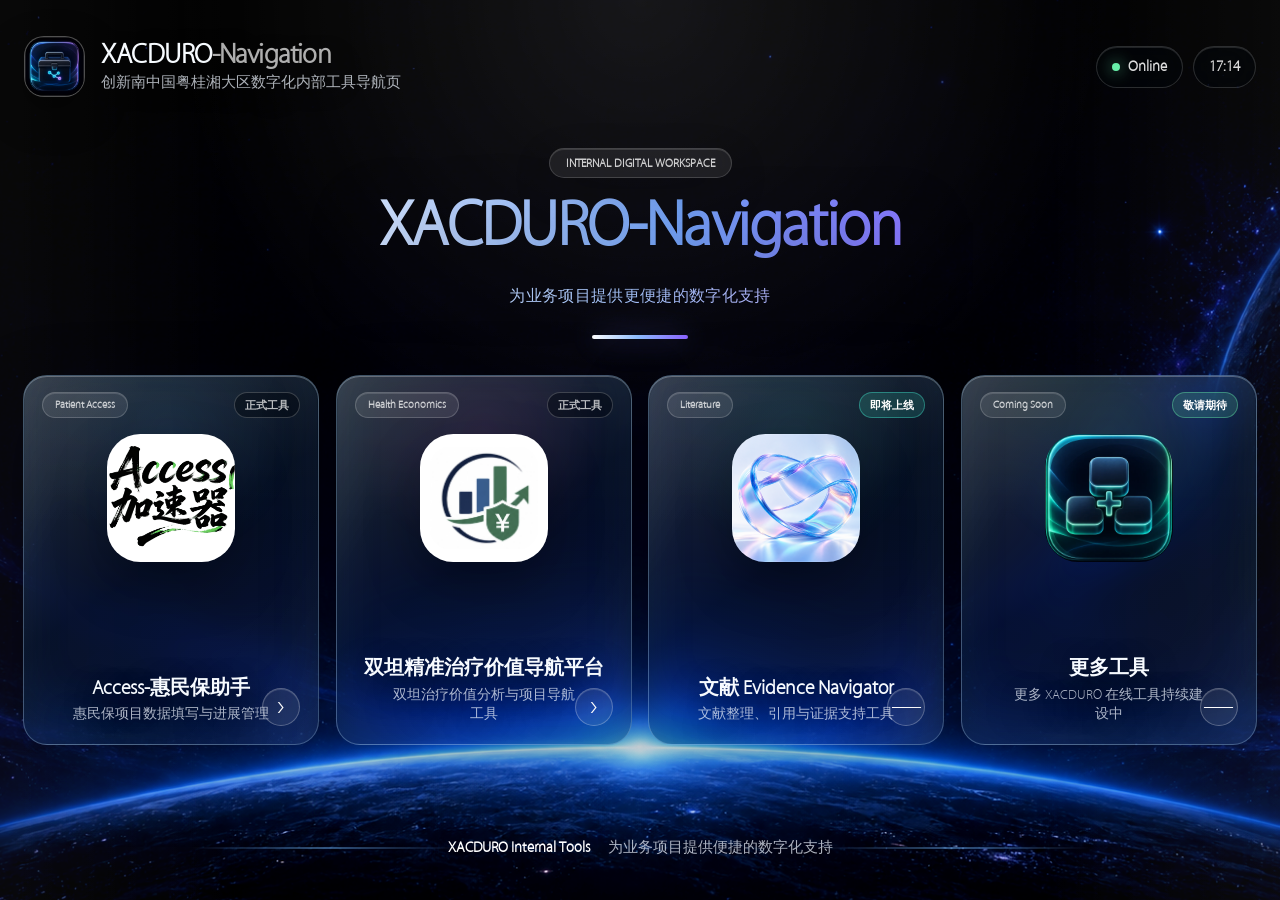
<file: index.html>
<!DOCTYPE html>
<html lang="zh-CN">
	<head>
		<meta charset="utf-8" />
		<meta http-equiv="X-UA-Compatible" content="IE=edge" />
		<meta name="renderer" content="webkit" />
		<meta name="viewport" content="width=device-width, initial-scale=1, maximum-scale=1, viewport-fit=cover" />
		<meta name="color-scheme" content="light only" />
		<link rel="icon" type="image/png" href="img/tools/xacduro-tools-logo.webp" />
		<link rel="preload" as="image" href="img/xac-navigation-space-bg.png" />
		<link rel="stylesheet" type="text/css" href="css/style.css?v=20260802-mobile-clean" />
		<title>XACDURO-Navigation｜创新南中国粤桂湘大区数字化内部工具导航页</title>
		<meta name="description" content="创新南中国粤桂湘大区数字化内部工具导航页，为业务项目提供更便捷的数字化支持。" />
		<link rel="canonical" href="https://xac-navigation.work.clover0805.top/" />
		<meta property="og:type" content="website" />
		<meta property="og:site_name" content="XACDURO-Navigation" />
		<meta property="og:title" content="XACDURO-Navigation｜创新南中国粤桂湘大区数字化内部工具导航页" />
		<meta property="og:description" content="创新南中国粤桂湘大区数字化内部工具导航页，为业务项目提供更便捷的数字化支持。" />
		<meta property="og:url" content="https://xac-navigation.work.clover0805.top/" />
		<meta property="og:image" content="https://xac-navigation.work.clover0805.top/img/share/xac-navigation-share.jpg" />
		<meta property="og:image:width" content="600" />
		<meta property="og:image:height" content="600" />
	</head>
	<body>
		<div class="ambient-backdrop" aria-hidden="true">
				<img src="img/xac-navigation-space-bg.png" alt="" />
		</div>
		<div class="page-shell">
			<header class="topbar">
				<a class="brand" href="index.html" aria-label="XACDURO-Navigation 首页">
					<span class="brand-avatar">
						<img src="img/tools/xacduro-tools-logo.webp" alt="" />
					</span>
					<span class="brand-copy">
						<span class="brand-title">XACDURO<span>-Navigation</span></span>
						<span class="brand-subtitle">创新南中国粤桂湘大区数字化内部工具导航页</span>
					</span>
				</a>

				<div class="top-actions">
					<div class="status-cluster" aria-label="工具服务状态">
						<span class="status-pill"><span class="status-dot" aria-hidden="true"></span>Online</span>
						<time class="clock-pill" id="clock-pill" datetime="">--:--</time>
					</div>
				</div>
			</header>

			<main class="main-console">
				<section class="hero" aria-labelledby="page-title">
					<p class="hero-kicker">INTERNAL DIGITAL WORKSPACE</p>
					<h1 id="page-title">XACDURO-Navigation</h1>
					<p class="hero-description">
						<span>为业务项目提供更便捷的数字化支持</span>
					</p>
					<p class="signal-line" aria-hidden="true"><span></span><i></i><span></span></p>
				</section>

				<section class="services" aria-label="公司工具入口">
					<a class="service-card tone-blue" href="https://xacduro-insurance.netlify.app" target="_blank" rel="noopener">
						<span class="service-badge">Patient Access</span>
						<span class="service-status">正式工具</span>
						<span class="service-art service-art--white"><img src="img/tools/access-insurance-logo.png" alt="Access 惠民保助手 Logo" /></span>
						<span class="service-copy">
							<strong>Access-惠民保助手</strong>
							<small>惠民保项目数据填写与进展管理</small>
						</span>
						<span class="service-arrow" aria-hidden="true">›</span>
					</a>

					<a class="service-card tone-purple" href="https://crab-tco-wechat.netlify.app/tool.html" target="_blank" rel="noopener">
						<span class="service-badge">Health Economics</span>
						<span class="service-status">正式工具</span>
						<span class="service-art service-art--white service-art--padded"><img src="img/tools/double-treatment-value-logo.png" alt="双坦精准治疗价值导航平台 Logo" /></span>
						<span class="service-copy">
							<strong>双坦精准治疗价值导航平台</strong>
							<small>双坦治疗价值分析与项目导航工具</small>
						</span>
						<span class="service-arrow" aria-hidden="true">›</span>
					</a>

					<button class="service-card tone-teal is-unavailable" type="button" aria-disabled="true">
						<span class="service-badge">Literature</span>
						<span class="service-status">即将上线</span>
						<span class="service-art"><img src="img/tools/evidence-navigator-icon.png" alt="文献 Evidence Navigator 圆角图标" /></span>
						<span class="service-copy">
							<strong>文献 Evidence Navigator</strong>
							<small>文献整理、引用与证据支持工具</small>
						</span>
						<span class="service-arrow" aria-hidden="true">—</span>
					</button>

					<button class="service-card tone-green service-row-two is-unavailable" type="button" aria-disabled="true">
						<span class="service-badge">Coming Soon</span>
						<span class="service-status">敬请期待</span>
						<span class="service-art service-art--clean"><img src="img/tools/coming-soon.webp" alt="" /></span>
						<span class="service-copy">
							<strong>更多工具</strong>
							<small>更多 XACDURO 在线工具持续建设中</small>
						</span>
						<span class="service-arrow" aria-hidden="true">—</span>
					</button>
				</section>
			</main>

			<footer class="footer-bar">
				<span class="footer-brand">XACDURO Internal Tools</span>
				<span class="footer-separator" aria-hidden="true"></span>
				<span class="poem">为业务项目提供便捷的数字化支持</span>
			</footer>
		</div>

		<script>
			(function () {
				var cards = Array.prototype.slice.call(document.querySelectorAll(".service-card"));
				var clock = document.getElementById("clock-pill");
				var currentIndex = 0;
				var keyboardMode = false;

				function updateClock() {
					var now = new Date();
					var time = now.toLocaleTimeString("zh-CN", { hour: "2-digit", minute: "2-digit", hour12: false });
					clock.textContent = time;
					clock.setAttribute("datetime", now.toISOString());
				}

				function setFocusedCard(index) {
					currentIndex = Math.max(0, Math.min(cards.length - 1, index));
					cards.forEach(function (card, cardIndex) {
						card.classList.toggle("is-key-focused", keyboardMode && cardIndex === currentIndex);
						card.setAttribute("tabindex", cardIndex === currentIndex ? "0" : "-1");
					});
					cards[currentIndex].focus({ preventScroll: true });
				}

				function getColumnCount() {
					var styles = window.getComputedStyle(document.querySelector(".services"));
					return styles.gridTemplateColumns.split(" ").length;
				}

				cards.forEach(function (card, index) {
					card.addEventListener("focus", function () {
						currentIndex = index;
						cards.forEach(function (item, itemIndex) {
							item.classList.toggle("is-key-focused", keyboardMode && itemIndex === currentIndex);
						});
					});
					card.addEventListener("pointerenter", function () {
						keyboardMode = false;
						cards.forEach(function (item) {
							item.classList.remove("is-key-focused");
						});
					});
				});

				document.addEventListener("keydown", function (event) {
					var columns = getColumnCount();
					var nextIndex = currentIndex;
					if (event.key === "ArrowRight") nextIndex = currentIndex + 1;
					if (event.key === "ArrowLeft") nextIndex = currentIndex - 1;
					if (event.key === "ArrowDown") nextIndex = currentIndex + columns;
					if (event.key === "ArrowUp") nextIndex = currentIndex - columns;
					if (nextIndex !== currentIndex) {
						event.preventDefault();
						keyboardMode = true;
						setFocusedCard(nextIndex);
					}
					if (event.key === "Enter") {
						var activeCard = cards[currentIndex];
						if (activeCard.tagName === "A" && activeCard.href) {
							event.preventDefault();
							activeCard.click();
						}
					}
				});

				updateClock();
				setInterval(updateClock, 30000);
				cards.forEach(function (card, index) {
					card.setAttribute("tabindex", index === 0 ? "0" : "-1");
				});
			})();
		</script>
	</body>
</html>
</file>
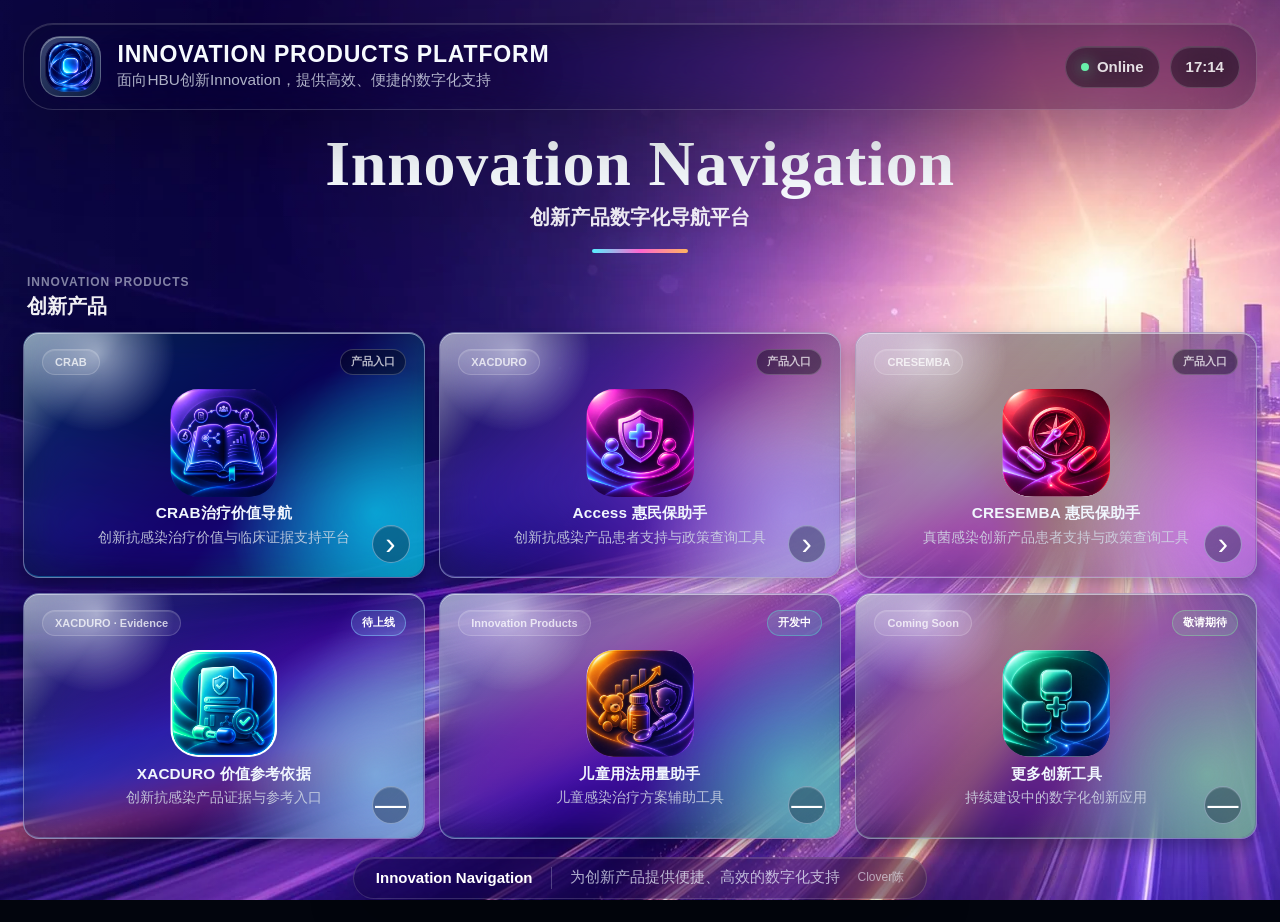
<file: production/index.html>
<!DOCTYPE html>
<html lang="zh-CN">
	<head>
		<meta charset="utf-8" />
		<meta http-equiv="X-UA-Compatible" content="IE=edge" />
		<meta name="renderer" content="webkit" />
		<meta name="viewport" content="width=device-width, initial-scale=1, maximum-scale=1" />
		<link rel="icon" type="image/png" href="img/logo/innovation-navigation.png" />
		<link rel="preload" as="image" href="assets/hero/cresemba-lightway-hero.webp" fetchpriority="high" />
		<link rel="stylesheet" type="text/css" href="css/tokens.css?v=20260714-v021" />
		<link rel="stylesheet" type="text/css" href="css/style.css?v=20260713-navigation-copy" />
		<title>Innovation Navigation｜创新产品数字化导航平台</title>
		<meta name="description" content="面向HBU创新Innovation，提供高效、便捷的数字化工具支持" />
		<link rel="canonical" href="https://innovation.clover0805.top/" />
		<meta property="og:type" content="website" />
		<meta property="og:site_name" content="Innovation Navigation" />
		<meta property="og:title" content="Innovation Navigation｜创新产品数字化导航平台" />
		<meta property="og:description" content="面向HBU创新Innovation，提供高效、便捷的数字化工具支持" />
		<meta property="og:url" content="https://innovation.clover0805.top/" />
		<meta property="og:image" content="https://innovation.clover0805.top/img/share/innovation-navigation-share-v0-2-1.webp" />
		<meta property="og:image:type" content="image/webp" />
		<meta property="og:image:width" content="600" />
		<meta property="og:image:height" content="600" />
	</head>
	<body>
		<div class="ambient-backdrop" aria-hidden="true">
				<img src="assets/hero/cresemba-lightway-hero.webp" alt="" fetchpriority="high" decoding="async" />
		</div>
		<div class="page-shell">
			<header class="topbar">
				<a class="brand" href="index.html" aria-label="Innovation Navigation 首页">
					<span class="brand-avatar">
						<img src="img/logo/innovation-navigation.png" alt="" />
					</span>
					<span class="brand-copy">
						<span class="brand-title">INNOVATION PRODUCTS PLATFORM</span>
						<span class="brand-subtitle">面向HBU创新Innovation，提供高效、便捷的数字化支持</span>
					</span>
				</a>

				<div class="top-actions">
					<div class="status-cluster" aria-label="工具服务状态">
						<span class="status-pill"><span class="status-dot" aria-hidden="true"></span>Online</span>
						<time class="clock-pill" id="clock-pill" datetime="">--:--</time>
					</div>
				</div>
			</header>

			<main class="main-console">
				<section class="hero" aria-labelledby="page-title">
					<h1 id="page-title">Innovation Navigation</h1>
					<p class="hero-subtitle">创新产品数字化导航平台</p>
					<p class="signal-line" aria-hidden="true"><span></span><i></i><span></span></p>
				</section>

				<section class="products-section" aria-labelledby="products-title">
					<div class="section-heading">
						<p>INNOVATION PRODUCTS</p>
						<h2 id="products-title">创新产品</h2>
					</div>
					<div class="services" aria-label="创新产品入口">
					<a class="service-card tone-blue" href="https://tco.clover0805.top" target="_blank" rel="noopener">
						<span class="service-badge">CRAB</span>
						<span class="service-status">产品入口</span>
						<span class="service-art"><img src="img/apps/xacduro-treatment-value.webp" alt="" decoding="async" /></span>
						<span class="service-copy">
							<strong>CRAB治疗价值导航</strong>
							<small>创新抗感染治疗价值与临床证据支持平台</small>
						</span>
						<span class="service-arrow" aria-hidden="true">›</span>
					</a>

					<a class="service-card tone-blue" href="https://xacduro-insurance.netlify.app/" target="_blank" rel="noopener">
						<span class="service-badge">XACDURO</span>
						<span class="service-status">产品入口</span>
						<span class="service-art"><img src="img/apps/xacduro-access-insurance.webp" alt="" loading="lazy" decoding="async" /></span>
						<span class="service-copy">
							<strong>Access 惠民保助手</strong>
							<small>创新抗感染产品患者支持与政策查询工具</small>
						</span>
						<span class="service-arrow" aria-hidden="true">›</span>
					</a>

					<a class="service-card tone-purple" href="https://cresemba-insurance.netlify.app/" target="_blank" rel="noopener">
						<span class="service-badge">CRESEMBA</span>
						<span class="service-status">产品入口</span>
						<span class="service-art"><img src="img/apps/cresemba-access-insurance.webp" alt="" loading="lazy" decoding="async" /></span>
						<span class="service-copy">
							<strong>CRESEMBA 惠民保助手</strong>
							<small>真菌感染创新产品患者支持与政策查询工具</small>
						</span>
						<span class="service-arrow" aria-hidden="true">›</span>
					</a>

					<button class="service-card tone-cyan is-unavailable" type="button" aria-disabled="true">
						<span class="service-badge">XACDURO · Evidence</span>
						<span class="service-status">待上线</span>
						<span class="service-art"><img src="img/apps/xacduro-evidence.webp" alt="" loading="lazy" decoding="async" /></span>
						<span class="service-copy">
							<strong>XACDURO 价值参考依据</strong>
							<small>创新抗感染产品证据与参考入口</small>
						</span>
						<span class="service-arrow" aria-hidden="true">—</span>
					</button>

					<button class="service-card tone-teal is-unavailable" type="button" aria-disabled="true">
						<span class="service-badge">Innovation Products</span>
						<span class="service-status">开发中</span>
						<span class="service-art"><img src="img/apps/pediatric-dosage.webp" alt="" loading="lazy" decoding="async" /></span>
						<span class="service-copy">
							<strong>儿童用法用量助手</strong>
							<small>儿童感染治疗方案辅助工具</small>
						</span>
						<span class="service-arrow" aria-hidden="true">—</span>
					</button>

					<button class="service-card tone-green service-row-two is-unavailable" type="button" aria-disabled="true">
						<span class="service-badge">Coming Soon</span>
						<span class="service-status">敬请期待</span>
						<span class="service-art"><img src="img/apps/more-innovation-tools.webp" alt="" loading="lazy" decoding="async" /></span>
						<span class="service-copy">
							<strong>更多创新工具</strong>
							<small>持续建设中的数字化创新应用</small>
						</span>
						<span class="service-arrow" aria-hidden="true">—</span>
					</button>
					</div>
				</section>
			</main>

			<footer class="footer-bar">
				<span class="footer-brand">Innovation Navigation</span>
				<span class="footer-separator" aria-hidden="true"></span>
				<span class="poem">为创新产品提供便捷、高效的数字化支持</span>
				<span class="footer-author">Clover陈</span>
			</footer>
		</div>

		<script>
			(function () {
				var cards = Array.prototype.slice.call(document.querySelectorAll(".service-card"));
				var clock = document.getElementById("clock-pill");
				var currentIndex = 0;
				var keyboardMode = false;

				function updateClock() {
					var now = new Date();
					var time = now.toLocaleTimeString("zh-CN", { hour: "2-digit", minute: "2-digit", hour12: false });
					clock.textContent = time;
					clock.setAttribute("datetime", now.toISOString());
				}

				function setFocusedCard(index) {
					currentIndex = Math.max(0, Math.min(cards.length - 1, index));
					cards.forEach(function (card, cardIndex) {
						card.classList.toggle("is-key-focused", keyboardMode && cardIndex === currentIndex);
						card.setAttribute("tabindex", cardIndex === currentIndex ? "0" : "-1");
					});
					cards[currentIndex].focus({ preventScroll: true });
				}

				function getColumnCount() {
					var styles = window.getComputedStyle(document.querySelector(".services"));
					return styles.gridTemplateColumns.split(" ").length;
				}

				cards.forEach(function (card, index) {
					card.addEventListener("focus", function () {
						currentIndex = index;
						cards.forEach(function (item, itemIndex) {
							item.classList.toggle("is-key-focused", keyboardMode && itemIndex === currentIndex);
						});
					});
					card.addEventListener("pointerenter", function () {
						keyboardMode = false;
						cards.forEach(function (item) {
							item.classList.remove("is-key-focused");
						});
					});
				});

				document.addEventListener("keydown", function (event) {
					var columns = getColumnCount();
					var nextIndex = currentIndex;
					if (event.key === "ArrowRight") nextIndex = currentIndex + 1;
					if (event.key === "ArrowLeft") nextIndex = currentIndex - 1;
					if (event.key === "ArrowDown") nextIndex = currentIndex + columns;
					if (event.key === "ArrowUp") nextIndex = currentIndex - columns;
					if (nextIndex !== currentIndex) {
						event.preventDefault();
						keyboardMode = true;
						setFocusedCard(nextIndex);
					}
					if (event.key === "Enter") {
						var activeCard = cards[currentIndex];
						if (activeCard.tagName === "A" && activeCard.href) {
							event.preventDefault();
							activeCard.click();
						}
					}
				});

				updateClock();
				setInterval(updateClock, 30000);
				cards.forEach(function (card, index) {
					card.setAttribute("tabindex", index === 0 ? "0" : "-1");
				});
			})();
		</script>
	</body>
</html>
</file>
<file: css/style.css>
/* Hallmark · pre-emit critique: P5 H5 E5 S5 R5 V4 */
@font-face {
	font-family: MyriadSetPro-Thin;
	src: url("./font/MyriadSetPro-Thin.ttf");
	font-display: swap;
}

:root {
	color-scheme: only light;
	--glass: rgba(255, 255, 255, 0.11);
	--glass-strong: rgba(255, 255, 255, 0.18);
	--stroke: rgba(255, 255, 255, 0.2);
	--stroke-hot: rgba(255, 255, 255, 0.72);
	--text: #f7fbff;
	--muted: rgba(239, 245, 255, 0.72);
	--soft: rgba(239, 245, 255, 0.52);
	--blue: #48b8ff;
	--cyan: #56f0ff;
	--pink: #ff65cf;
	--green: #68f0aa;
	--amber: #ffb35f;
	--font: MyriadSetPro-Thin, "PingFang SC", "Microsoft YaHei", sans-serif;
}

* {
	box-sizing: border-box;
}

html {
	min-height: 100%;
	background: #02050d;
	color-scheme: only light;
	-webkit-color-adjust: exact;
	color-adjust: exact;
	overflow-x: clip;
	-webkit-font-smoothing: antialiased;
	-moz-osx-font-smoothing: grayscale;
}

body {
	position: relative;
	min-height: 100vh;
	margin: 0;
	color: var(--text);
	color-scheme: only light;
	-webkit-color-adjust: exact;
	color-adjust: exact;
	font-family: var(--font);
	background: #02050d;
	overflow-x: clip;
	isolation: isolate;
}

.ambient-backdrop {
	position: fixed;
	inset: 0;
	z-index: 0;
	overflow: hidden;
	pointer-events: none;
}

.ambient-backdrop img {
	width: 100%;
	height: 100%;
	object-fit: cover;
	object-position: center;
	transform: scale(1.02);
}

body::before,
body::after {
	position: fixed;
	inset: 0;
	z-index: 0;
	content: "";
	pointer-events: none;
}

body::before {
	background:
		radial-gradient(ellipse at 50% 36%, rgba(1, 4, 11, 0.14), rgba(1, 4, 11, 0.76) 68%),
		linear-gradient(180deg, rgba(0, 0, 0, 0.24), rgba(0, 0, 0, 0.46));
}

body::after {
	background:
		linear-gradient(90deg, rgba(255, 255, 255, 0.045), transparent 18%, transparent 82%, rgba(255, 255, 255, 0.05)),
		radial-gradient(circle at 50% 0%, rgba(255, 255, 255, 0.12), transparent 42%);
	mix-blend-mode: screen;
	opacity: 0.72;
}

a {
	color: inherit;
	text-decoration: none;
}

img {
	display: block;
	max-width: 100%;
	filter: none;
	mix-blend-mode: normal;
}

.page-shell {
	position: relative;
	z-index: 1;
	display: flex;
	flex-direction: column;
	width: min(1920px, 100%);
	min-height: 100vh;
	margin: 0 auto;
	padding: clamp(14px, 1.8vw, 28px);
}

.topbar {
	display: flex;
	align-items: center;
	justify-content: space-between;
	gap: 28px;
	padding: 12px 16px;
	border: 1px solid rgba(255, 255, 255, 0.16);
	border-radius: 30px;
	background: rgba(6, 11, 22, 0.34);
	box-shadow: inset 0 1px 0 rgba(255, 255, 255, 0.14), 0 24px 80px rgba(0, 0, 0, 0.28);
	backdrop-filter: blur(28px) saturate(145%);
}

.topbar {
	padding-inline: 0;
	border-color: transparent;
	border-radius: 0;
	background: transparent;
	box-shadow: none;
	backdrop-filter: none;
	-webkit-backdrop-filter: none;
}

.brand {
	display: inline-flex;
	align-items: center;
	gap: 16px;
	flex: 1 1 auto;
	min-width: 0;
	padding-right: 18px;
}

.brand-avatar {
	display: grid;
	width: clamp(60px, 4.8vw, 78px);
	height: clamp(60px, 4.8vw, 78px);
	place-items: center;
	border: 1px solid rgba(255, 255, 255, 0.24);
	border-radius: 20px;
	background: rgba(255, 255, 255, 0.08);
	box-shadow: 0 16px 40px rgba(0, 0, 0, 0.34), inset 0 1px 0 rgba(255, 255, 255, 0.3);
	overflow: hidden;
}

.brand-avatar img {
	width: 100%;
	height: 100%;
	object-fit: cover;
	outline: 1px solid rgba(255, 255, 255, 0.1);
	outline-offset: -1px;
}

.brand-copy {
	display: grid;
	gap: 4px;
	min-width: 0;
}

.brand-title {
	font-size: clamp(26px, 2.2vw, 38px);
	font-weight: 720;
	line-height: 1;
	letter-spacing: -0.02em;
	text-shadow: 0 18px 42px rgba(0, 0, 0, 0.46);
	white-space: nowrap;
}

.brand-title span {
	color: rgba(255, 255, 255, 0.68);
}

.brand-subtitle {
	color: var(--muted);
	font-size: clamp(13px, 1.2vw, 19px);
	line-height: 1.3;
	text-wrap: pretty;
}

.top-actions {
	display: inline-flex;
	align-items: center;
	gap: 14px;
}

.status-cluster {
	display: inline-flex;
	align-items: center;
	gap: 10px;
}

.status-pill,
.clock-pill {
	display: inline-flex;
	align-items: center;
	justify-content: center;
	min-height: 42px;
	padding: 0 15px;
	border: 1px solid rgba(255, 255, 255, 0.16);
	border-radius: 999px;
	background: rgba(2, 6, 14, 0.34);
	box-shadow: inset 0 1px 0 rgba(255, 255, 255, 0.12);
	backdrop-filter: blur(20px);
	color: rgba(255, 255, 255, 0.86);
	font-size: 15px;
	font-weight: 760;
}

.clock-pill {
	font-variant-numeric: tabular-nums;
}

.status-dot {
	width: 8px;
	height: 8px;
	margin-right: 8px;
	border-radius: 50%;
	background: var(--green);
	box-shadow: 0 0 16px rgba(104, 240, 170, 0.9);
}

.main-console {
	flex: 1;
	padding-top: clamp(18px, 2.5vh, 30px);
}

.hero {
	max-width: 1280px;
	margin: 0 auto clamp(18px, 2.2vh, 28px);
	text-align: center;
}

.hero-kicker {
	display: inline-flex;
	align-items: center;
	justify-content: center;
	min-height: 30px;
	margin: 0 0 12px;
	padding: 0 16px;
	border: 1px solid rgba(255, 255, 255, 0.16);
	border-radius: 999px;
	background: rgba(255, 255, 255, 0.08);
	box-shadow: inset 0 1px 0 rgba(255, 255, 255, 0.12), 0 14px 40px rgba(0, 0, 0, 0.18);
	backdrop-filter: blur(22px);
	color: rgba(255, 255, 255, 0.78);
	font-size: 12px;
	font-weight: 780;
	text-transform: uppercase;
}

.hero h1 {
	margin: 0;
	font-size: clamp(44px, 5vw, 82px);
	font-weight: 720;
	line-height: 1.02;
	letter-spacing: -0.025em;
	text-shadow: 0 28px 70px rgba(0, 0, 0, 0.54);
	text-wrap: balance;
	overflow-wrap: anywhere;
	min-width: 0;
	background: linear-gradient(100deg, #ffffff 0%, #e8f1ff 22%, #79aaff 53%, #8d69ff 77%, #d276ff 100%);
	-webkit-background-clip: text;
	background-clip: text;
	-webkit-text-fill-color: transparent;
}

.hero-description {
	max-width: 48rem;
	margin: 16px auto 0;
	color: transparent;
	background: linear-gradient(100deg, #dcecff 0%, #a9c8ff 48%, #c29cff 100%);
	-webkit-background-clip: text;
	background-clip: text;
	font-size: clamp(13px, 1.25vw, 17px);
	font-weight: 480;
	line-height: 1.7;
	letter-spacing: 0.02em;
	text-wrap: balance;
}

.hero-description span {
	display: block;
}

.signal-line {
	display: flex;
	align-items: center;
	justify-content: center;
	height: 8px;
	margin: 16px 0 0;
}

.signal-line span {
	display: none;
}

.signal-line i {
	width: 96px;
	height: 4px;
	border: 0;
	border-radius: 999px;
	background: linear-gradient(90deg, #ffffff 0%, #8ebcff 48%, #8b62ff 100%);
	box-shadow: 0 0 28px rgba(142, 188, 255, 0.32), 0 0 36px rgba(139, 98, 255, 0.24);
}

.services {
	display: grid;
	grid-template-columns: repeat(4, minmax(0, 1fr));
	gap: clamp(14px, 1.3vw, 22px);
	width: 100%;
	max-width: 1320px;
	margin: 0 auto;
	perspective: 1400px;
}

.service-card {
	--accent: var(--blue);
	position: relative;
	display: flex;
	min-height: clamp(360px, 29vw, 420px);
	padding: clamp(20px, 1.5vw, 28px);
	border: 1px solid var(--stroke);
	border-radius: 24px;
	background:
		linear-gradient(145deg, rgba(255, 255, 255, 0.2), rgba(255, 255, 255, 0.045) 46%, rgba(255, 255, 255, 0.1)),
		linear-gradient(180deg, rgba(8, 13, 27, 0.48), rgba(6, 10, 20, 0.56));
	box-shadow: 0 24px 70px rgba(0, 0, 0, 0.34), inset 0 1px 0 rgba(255, 255, 255, 0.18);
	backdrop-filter: blur(26px) saturate(150%);
	overflow: hidden;
	transform: translateZ(0);
	transition: transform 260ms cubic-bezier(0.2, 0.8, 0.2, 1), border-color 260ms ease, box-shadow 260ms ease, background 260ms ease;
	color: inherit;
	font: inherit;
	text-align: left;
	cursor: pointer;
}

button.service-card {
	width: 100%;
}

.service-card.is-unavailable {
	cursor: default;
}

.service-card::before,
.service-card::after {
	position: absolute;
	inset: 0;
	content: "";
	pointer-events: none;
	transition: opacity 260ms ease;
}

.service-card::before {
	background:
		radial-gradient(circle at 50% 16%, color-mix(in srgb, var(--accent), transparent 72%), transparent 38%),
		linear-gradient(120deg, rgba(255, 255, 255, 0.22), transparent 26%, transparent 68%, rgba(255, 255, 255, 0.08));
	opacity: 0.3;
}

.service-card::after {
	inset: 1px;
	border-radius: 23px;
	background: linear-gradient(180deg, rgba(255, 255, 255, 0.16), transparent 42%);
	opacity: 0.18;
}

.service-card:hover,
.service-card:focus-visible,
.service-card.is-key-focused {
	z-index: 4;
	border-color: var(--stroke-hot);
	box-shadow:
		0 34px 90px rgba(0, 0, 0, 0.46),
		0 0 0 4px rgba(255, 255, 255, 0.18),
		0 0 54px color-mix(in srgb, var(--accent), transparent 58%),
		inset 0 1px 0 rgba(255, 255, 255, 0.32);
	background:
		linear-gradient(145deg, rgba(255, 255, 255, 0.28), rgba(255, 255, 255, 0.065) 46%, rgba(255, 255, 255, 0.14)),
		linear-gradient(180deg, rgba(12, 18, 35, 0.58), rgba(8, 12, 24, 0.66));
	transform: translateY(-8px) scale(1.028) rotateX(1.5deg);
	outline: none;
}

.service-card:active {
	transform: translateY(-2px) scale(0.96);
}

.service-card:hover::before,
.service-card:focus-visible::before,
.service-card.is-key-focused::before {
	opacity: 0.78;
}

.service-card:hover::after,
.service-card:focus-visible::after,
.service-card.is-key-focused::after {
	opacity: 0.48;
}

.service-badge {
	position: absolute;
	left: 18px;
	top: 16px;
	z-index: 2;
	display: inline-flex;
	align-items: center;
	justify-content: center;
	min-height: 26px;
	max-width: calc(100% - 40px);
	padding: 0 12px;
	border: 1px solid rgba(255, 255, 255, 0.18);
	border-radius: 999px;
	background: rgba(255, 255, 255, 0.09);
	box-shadow: inset 0 1px 0 rgba(255, 255, 255, 0.13);
	color: rgba(255, 255, 255, 0.74);
	font-size: 11px;
	font-weight: 780;
	overflow: hidden;
	text-overflow: ellipsis;
	white-space: nowrap;
}

.service-status {
	position: absolute;
	right: 18px;
	top: 16px;
	z-index: 2;
	display: inline-flex;
	align-items: center;
	min-height: 26px;
	padding: 0 10px;
	border: 1px solid rgba(255, 255, 255, 0.2);
	border-radius: 999px;
	background: rgba(2, 6, 14, 0.42);
	color: rgba(255, 255, 255, 0.72);
	font-size: 11px;
	font-weight: 760;
}

.is-unavailable .service-status {
	border-color: color-mix(in srgb, var(--accent), transparent 60%);
	background: color-mix(in srgb, var(--accent), transparent 84%);
	color: #fff;
}

.service-card:hover .service-badge,
.service-card:focus-visible .service-badge,
.service-card.is-key-focused .service-badge {
	border-color: rgba(255, 255, 255, 0.34);
	background: color-mix(in srgb, var(--accent), transparent 82%);
	color: #fff;
}

.service-art {
	position: absolute;
	left: 50%;
	top: clamp(58px, 4.5vw, 72px);
	z-index: 1;
	width: clamp(128px, 10vw, 164px);
	height: clamp(128px, 10vw, 164px);
	transform: translateX(-50%);
	transition: transform 260ms cubic-bezier(0.2, 0.8, 0.2, 1), filter 260ms ease;
}

.service-card:hover .service-art,
.service-card:focus-visible .service-art,
.service-card.is-key-focused .service-art {
	filter: drop-shadow(0 22px 42px color-mix(in srgb, var(--accent), transparent 56%));
	transform: translateX(-50%) translateY(-5px) scale(1.055);
}

.service-art img {
	width: 100%;
	height: 100%;
	object-fit: contain;
	border-radius: 26%;
	outline: 1px solid rgba(255, 255, 255, 0.1);
	outline-offset: -1px;
	box-shadow: 0 22px 54px rgba(0, 0, 0, 0.32);
}

.service-art--white img {
	background: #ffffff;
}

.service-art--padded img {
	padding: 12px 10px;
}

.service-art--clean {
	overflow: hidden;
	border-radius: 26%;
}

.service-art--clean img {
	width: 118%;
	height: 118%;
	max-width: none;
	transform: translate(-7.6%, -7.6%);
	outline: none;
	box-shadow: none;
}

.service-copy {
	position: relative;
	z-index: 1;
	align-self: end;
	display: grid;
	gap: 5px;
	width: 100%;
	min-width: 0;
	padding-right: 0;
	text-align: center;
	justify-items: center;
	text-shadow: 0 12px 30px rgba(0, 0, 0, 0.5);
}

.service-copy strong {
	max-width: 100%;
	font-size: clamp(20px, 1.35vw, 28px);
	font-weight: 760;
	line-height: 1.12;
	letter-spacing: 0;
	text-wrap: balance;
}

.service-copy small {
	max-width: 92%;
	width: calc(100% - 56px);
	justify-self: center;
	color: var(--muted);
	font-size: clamp(14px, 1vw, 17px);
	line-height: 1.42;
	text-wrap: pretty;
}

.service-arrow {
	position: absolute;
	right: 18px;
	bottom: 18px;
	z-index: 1;
	display: grid;
	width: 38px;
	height: 38px;
	place-items: center;
	border: 1px solid rgba(255, 255, 255, 0.26);
	border-radius: 50%;
	color: #fff;
	font-size: 31px;
	line-height: 0.7;
	background: rgba(255, 255, 255, 0.08);
	box-shadow: inset 0 1px 0 rgba(255, 255, 255, 0.14);
	transition: transform 220ms ease, border-color 220ms ease, background 220ms ease;
}

.service-card:hover .service-arrow,
.service-card:focus-visible .service-arrow,
.service-card.is-key-focused .service-arrow {
	border-color: rgba(255, 255, 255, 0.72);
	background: rgba(255, 255, 255, 0.2);
	transform: translateX(4px);
}

.tone-blue {
	--accent: var(--blue);
}

.tone-purple {
	--accent: var(--pink);
}

.tone-cyan {
	--accent: var(--cyan);
}

.tone-teal {
	--accent: #42e8cf;
}

.tone-orange {
	--accent: var(--amber);
}

.tone-green {
	--accent: var(--green);
}

.footer-bar {
	display: flex;
	align-items: center;
	justify-content: center;
	gap: 18px;
	min-height: 42px;
	margin: clamp(14px, 2vh, 20px) auto 0;
	padding: 8px 22px;
	border: 1px solid rgba(255, 255, 255, 0.15);
	border-radius: 999px;
	background: rgba(4, 8, 17, 0.34);
	box-shadow: inset 0 1px 0 rgba(255, 255, 255, 0.12), 0 16px 50px rgba(0, 0, 0, 0.24);
	backdrop-filter: blur(24px) saturate(140%);
	color: var(--muted);
	font-size: 15px;
}

.footer-bar {
	position: relative;
	width: min(900px, 100%);
	min-height: 58px;
	margin-top: clamp(26px, 4vh, 52px);
	padding: 22px 0 0;
	border: 0;
	border-radius: 0;
	background: transparent;
	box-shadow: none;
	backdrop-filter: none;
	-webkit-backdrop-filter: none;
}

.footer-bar::before,
.footer-bar::after {
	position: absolute;
	top: 9px;
	width: 30%;
	height: 1px;
	content: "";
	background: linear-gradient(90deg, transparent, rgba(112, 185, 255, 0.9), transparent);
}

.footer-bar::before {
	left: 0;
}

.footer-bar::after {
	right: 0;
}

.footer-separator {
	display: none;
}

.service-card {
	background:
		linear-gradient(145deg, rgba(188, 226, 255, 0.18), rgba(22, 54, 87, 0.2) 48%, rgba(75, 120, 180, 0.12)),
		rgba(4, 15, 30, 0.34);
	border-color: rgba(180, 224, 255, 0.32);
	backdrop-filter: blur(18px) saturate(172%);
	-webkit-backdrop-filter: blur(18px) saturate(172%);
	box-shadow:
		inset 0 1px 0 rgba(255, 255, 255, 0.28),
		inset 0 -28px 54px rgba(71, 147, 231, 0.08),
		0 24px 70px rgba(0, 7, 19, 0.34);
}

.ambient-backdrop img {
	filter: saturate(112%) contrast(106%);
}

@media (max-width: 520px) {
	.page-shell {
		padding: 8px 7px 12px;
	}

	.main-console {
		padding-top: 14px;
	}

	.service-card {
		min-height: 224px;
		padding: 16px;
	}

	.service-art {
		top: 34px;
		width: 94px;
		height: 94px;
	}

	.service-copy strong {
		font-size: clamp(17px, 5vw, 22px);
	}

	.service-copy small {
		font-size: 12px;
	}
}

@media (max-width: 390px) {
	.service-card {
		min-height: 208px;
		padding: 14px;
	}

	.service-art {
		top: 30px;
		width: 84px;
		height: 84px;
	}

	.service-copy strong {
		font-size: 17px;
	}
}

/* Final mobile composition overrides: keep all four tools and the horizon in view. */
@media (max-width: 720px) {
	.ambient-backdrop img {
		object-position: center bottom;
	}

	.page-shell {
		padding: 6px 7px 8px;
	}

	.topbar {
		position: relative;
		align-items: center;
		min-height: 58px;
		padding: 6px 0;
		border-radius: 0;
	}

	.brand {
		max-width: calc(100% - 124px);
		gap: 8px;
	}

	.brand-avatar {
		width: 44px;
		height: 44px;
		border-radius: 13px;
	}

	.brand-title {
		font-size: clamp(17px, 5.1vw, 21px);
		line-height: 1.02;
	}

	.brand-subtitle {
		font-size: 10px;
		line-height: 1.15;
	}

	.top-actions {
		position: absolute;
		top: 6px;
		right: 0;
		align-items: center;
	}

	.status-cluster {
		gap: 4px;
	}

	.status-pill,
	.clock-pill {
		min-height: 28px;
		padding: 0 7px;
		font-size: 10px;
	}

	.status-dot {
		width: 6px;
		height: 6px;
		margin-right: 5px;
	}

	.main-console {
		padding-top: 8px;
	}

	.hero {
		margin-bottom: 12px;
		padding-inline: 0;
	}

	.hero-kicker {
		min-height: 24px;
		margin-bottom: 8px;
		padding-inline: 11px;
		font-size: 9px;
	}

	.hero h1 {
		font-size: clamp(20px, 5.8vw, 29px);
		line-height: 1;
		white-space: normal;
	}

	.hero-description {
		margin-top: 8px;
		padding-inline: 0;
		font-size: 10px;
		line-height: 1.35;
	}

	.signal-line {
		height: 5px;
		margin-top: 9px;
	}

	.signal-line i {
		width: 70px;
		height: 3px;
	}

	.services {
		grid-template-columns: repeat(2, minmax(0, 1fr));
		gap: 7px;
	}

	.service-card {
		min-height: clamp(154px, 42vw, 174px);
		padding: 9px;
		border-radius: 17px;
	}

	.service-card::after {
		border-radius: 16px;
	}

	.service-art {
		top: 28px;
		width: clamp(62px, 18vw, 76px);
		height: clamp(62px, 18vw, 76px);
	}

	.service-copy {
		gap: 2px;
	}

	.service-copy strong {
		font-size: clamp(13px, 3.8vw, 17px);
		line-height: 1.04;
	}

	.service-copy small {
		display: none;
	}

	.service-badge,
	.service-status {
		top: 7px;
		min-height: 19px;
		padding: 0 6px;
		font-size: 8px;
	}

	.service-badge {
		left: 7px;
	}

	.service-status {
		right: 7px;
	}

	.service-arrow {
		right: 7px;
		bottom: 7px;
		width: 24px;
		height: 24px;
		font-size: 19px;
	}

	.footer-bar {
		min-height: 38px;
		margin-top: 10px;
		padding: 0;
		gap: 8px;
		font-size: 10px;
		white-space: nowrap;
	}

	.footer-bar::before,
	.footer-bar::after {
		top: 50%;
		width: 16%;
	}

	.footer-separator {
		display: none;
	}
}

/* Keep the footer light rails on the same visual axis as the footer copy. */
.footer-bar::before,
.footer-bar::after {
	top: 50%;
	transform: translateY(-50%);
}

.footer-bar > * {
	position: relative;
	z-index: 1;
}

/* The copy and decorative rails now share the footer's exact center line. */
.footer-bar {
	padding: 0;
}

/* Compact 2 x 2 mobile composition: the horizon remains part of the first view. */
@media (max-width: 720px) {
	body, .page-shell, .main-console { min-width: 0 !important; width: min(390px, 100%) !important; max-width: 390px !important; }
	body { margin-inline: auto !important; }
	.services { min-width: 0 !important; width: min(376px, calc(100vw - 14px)) !important; max-width: min(376px, calc(100vw - 14px)) !important; margin-inline: auto !important; }
	.service-card { min-width: 0 !important; width: 100% !important; }
	.service-copy { min-width: 0 !important; max-width: 100% !important; }
	.service-copy strong { min-width: 0 !important; max-width: calc(100% - 28px) !important; width: calc(100% - 28px) !important; overflow-wrap: anywhere; word-break: break-word; }
	.service-copy small { min-width: 0 !important; max-width: 100% !important; }

	/* The declarations below intentionally outrank the legacy mobile rules below. */
	.page-shell { padding: 6px 7px 8px !important; }
	.topbar { position: relative !important; min-height: 58px !important; padding: 6px 0 !important; border-radius: 0 !important; flex-direction: row !important; }
	.brand { max-width: calc(100% - 124px) !important; gap: 8px !important; }
	.brand-avatar { width: 44px !important; height: 44px !important; border-radius: 13px !important; }
	.brand-title { font-size: clamp(17px, 5.1vw, 21px) !important; line-height: 1.02 !important; }
	.brand-subtitle { font-size: 10px !important; line-height: 1.15 !important; }
	.top-actions { position: absolute !important; top: 6px !important; right: 0 !important; }
	.status-pill, .clock-pill { min-height: 28px !important; padding: 0 7px !important; font-size: 10px !important; }
	.status-dot { width: 6px !important; height: 6px !important; margin-right: 5px !important; }
	.main-console { padding-top: 8px !important; }
	.hero { margin-bottom: 12px !important; padding-inline: 0 !important; }
	.hero-kicker { min-height: 24px !important; margin-bottom: 8px !important; padding-inline: 11px !important; font-size: 9px !important; }
	.hero h1 { font-size: clamp(20px, 5.8vw, 29px) !important; line-height: 1 !important; white-space: normal !important; }
	.hero-description { margin-top: 8px !important; padding-inline: 0 !important; font-size: 10px !important; line-height: 1.35 !important; }
	.signal-line { height: 5px !important; margin-top: 9px !important; }
	.signal-line i { width: 70px !important; height: 3px !important; }
	.services { grid-template-columns: repeat(2, minmax(0, 1fr)) !important; gap: 7px !important; }
	.service-card { min-height: clamp(154px, 42vw, 174px) !important; padding: 9px !important; border-radius: 17px !important; }
	.service-card::after { border-radius: 16px !important; }
	.service-art { top: 36px !important; width: clamp(62px, 18vw, 76px) !important; height: clamp(62px, 18vw, 76px) !important; }
	.service-copy { gap: 2px !important; }
	.service-copy strong { width: 100% !important; max-width: 100% !important; font-size: clamp(12px, 3.4vw, 15px) !important; line-height: 1.06 !important; }
	.service-copy small { display: none !important; }
	.service-badge, .service-status { top: 7px !important; min-height: 19px !important; padding: 0 6px !important; font-size: 8px !important; }
	.service-badge { left: 7px !important; }
	.service-status { right: 7px !important; }
	.service-arrow { display: none !important; }
	.footer-bar { min-height: 38px !important; margin-top: 10px !important; padding: 0 !important; gap: 8px !important; font-size: 10px !important; white-space: nowrap !important; }
	.footer-bar::before, .footer-bar::after { top: 50% !important; width: 16% !important; }
	.footer-separator { display: none !important; }
}
@media (max-width: 720px) {
	.ambient-backdrop img {
		object-position: center bottom;
	}

	.page-shell {
		padding: 6px 7px 8px;
	}

	.topbar {
		position: relative;
		min-height: 58px;
		padding: 6px 0;
		border-radius: 0;
	}

	.brand {
		max-width: calc(100% - 124px);
		gap: 8px;
	}

	.brand-avatar {
		width: 44px;
		height: 44px;
		border-radius: 13px;
	}

	.brand-title {
		font-size: clamp(17px, 5.1vw, 21px);
		line-height: 1.02;
	}

	.brand-subtitle {
		font-size: 10px;
		line-height: 1.15;
	}

	.top-actions {
		position: absolute;
		top: 6px;
		right: 0;
	}

	.status-cluster {
		gap: 4px;
	}

	.status-pill,
	.clock-pill {
		min-height: 28px;
		padding: 0 7px;
		font-size: 10px;
	}

	.status-dot {
		width: 6px;
		height: 6px;
		margin-right: 5px;
	}

	.main-console {
		padding-top: 8px;
	}

	.hero {
		margin-bottom: 12px;
		padding-inline: 0;
	}

	.hero-kicker {
		min-height: 24px;
		margin-bottom: 8px;
		padding-inline: 11px;
		font-size: 9px;
	}

	.hero h1 {
		font-size: clamp(20px, 5.8vw, 29px);
		line-height: 1;
	}

	.hero-description {
		margin-top: 8px;
		padding-inline: 0;
		font-size: 10px;
		line-height: 1.35;
	}

	.signal-line {
		height: 5px;
		margin-top: 9px;
	}

	.signal-line i {
		width: 70px;
		height: 3px;
	}

	.services {
		grid-template-columns: repeat(2, minmax(0, 1fr));
		gap: 7px;
	}

	.service-card {
		min-height: clamp(154px, 42vw, 174px);
		padding: 9px;
		border-radius: 17px;
	}

	.service-card::after {
		border-radius: 16px;
	}

	.service-art {
		top: 28px;
		width: clamp(62px, 18vw, 76px);
		height: clamp(62px, 18vw, 76px);
	}

	.service-copy {
		gap: 2px;
	}

	.service-copy strong {
		font-size: clamp(13px, 3.8vw, 17px);
		line-height: 1.04;
	}

	.service-copy small {
		display: none;
	}

	.service-badge,
	.service-status {
		top: 7px;
		min-height: 19px;
		padding: 0 6px;
		font-size: 8px;
	}

	.service-badge {
		left: 7px;
	}

	.service-status {
		right: 7px;
	}

	.service-arrow {
		right: 7px;
		bottom: 7px;
		width: 24px;
		height: 24px;
		font-size: 19px;
	}

	.footer-bar {
		min-height: 38px;
		margin-top: 10px;
		padding: 0;
		gap: 8px;
		font-size: 10px;
		white-space: nowrap;
	}

	.footer-bar::before,
	.footer-bar::after {
		top: 50%;
		width: 16%;
	}

	.footer-separator {
		display: none;
	}
}

.footer-bar a {
	color: #ffffff;
	font-weight: 760;
}

.footer-brand {
	color: #ffffff;
	font-weight: 760;
}

.footer-separator {
	width: 1px;
	height: 22px;
	background: rgba(239, 245, 255, 0.24);
}

.poem {
	letter-spacing: 0;
}

/* Give full-screen desktop layouts more breathing room without covering the horizon. */
@media (min-width: 721px) {
	.main-console {
		padding-top: clamp(28px, 4.2vh, 56px);
	}

	.hero-kicker {
		margin-bottom: 16px;
	}

	.hero-description {
		margin-top: 22px;
		line-height: 1.85;
	}

	.signal-line {
		margin-top: 22px;
	}

	.hero {
		margin-bottom: clamp(28px, 3.8vh, 48px);
	}

	.service-card {
		min-height: clamp(370px, 38vh, 480px);
	}

	.footer-bar {
		margin-top: clamp(28px, 3.2vh, 44px);
	}
}

@media (max-width: 1060px) {
	body {
		background: #02050d;
	}

	.services {
		grid-template-columns: repeat(2, minmax(0, 1fr));
		max-width: none;
	}
}

@media (max-width: 720px) {
	.page-shell {
		padding: 10px 8px 14px;
	}

	.topbar {
		align-items: center;
		gap: 8px;
		padding: 10px;
		border-radius: 20px;
	}

	.top-actions {
		align-items: center;
		flex: 0 0 auto;
	}

	.status-cluster {
		display: flex;
		gap: 4px;
	}

	.status-pill,
	.clock-pill {
		min-height: 34px;
		padding: 0 9px;
		font-size: 11px;
	}

	.brand {
		gap: 9px;
		padding-right: 0;
	}

	.brand-avatar {
		width: 50px;
		height: 50px;
		border-radius: 15px;
	}

	.brand-title {
		font-size: clamp(21px, 6.7vw, 30px);
		letter-spacing: -0.025em;
	}

	.brand-subtitle {
		max-width: 36ch;
		font-size: clamp(10px, 3vw, 13px);
		line-height: 1.2;
	}

	.main-console {
		padding-top: 20px;
	}

	.hero {
		margin-bottom: 18px;
		padding-inline: 4px;
	}

	.hero h1 {
		font-size: clamp(25px, 8.5vw, 38px);
		white-space: nowrap;
	}

	.hero-description {
		margin-top: 12px;
		padding-inline: 8px;
		font-size: 12.5px;
		line-height: 1.55;
	}

	.services {
		grid-template-columns: repeat(2, minmax(0, 1fr));
		gap: 8px;
	}

	.service-card {
		min-height: clamp(176px, 52vw, 220px);
		padding: 10px;
		border-radius: 18px;
	}

	.service-card::after {
		border-radius: 17px;
	}

	.service-card:hover,
	.service-card:focus-visible,
	.service-card.is-key-focused {
		transform: translateY(-6px) scale(1.018);
	}

	.service-art {
		top: 37px;
		width: clamp(70px, 24vw, 104px);
		height: clamp(70px, 24vw, 104px);
	}

	.service-copy {
		gap: 3px;
		padding-right: 0;
		text-align: center;
		justify-items: center;
	}

	.service-copy strong {
		display: -webkit-box;
		font-size: clamp(15px, 4.7vw, 20px);
		line-height: 1.08;
		overflow: hidden;
		-webkit-box-orient: vertical;
		-webkit-line-clamp: 2;
	}

	.service-copy small {
		display: none;
	}

	.service-badge,
	.service-status {
		top: 9px;
		min-height: 22px;
		padding: 0 7px;
		font-size: 9px;
	}

	.service-badge {
		left: 9px;
		max-width: 52%;
	}

	.service-status {
		right: 9px;
		max-width: 45%;
		white-space: nowrap;
	}

	.service-arrow {
		right: 9px;
		bottom: 9px;
		width: 28px;
		height: 28px;
		font-size: 23px;
	}

	.footer-bar {
		flex-wrap: wrap;
		gap: 10px;
		padding: 14px 18px;
		text-align: center;
		font-size: 12px;
	}

	.footer-separator {
		display: none;
	}
}

@media (max-width: 520px) {
	.topbar {
		align-items: stretch;
		flex-direction: column;
	}

	.status-cluster {
		display: grid;
		grid-template-columns: repeat(2, minmax(0, 1fr));
	}

	.brand-title {
		font-size: clamp(21px, 7.2vw, 27px);
	}
}

@media (prefers-reduced-motion: reduce) {
	*,
	*::before,
	*::after {
		scroll-behavior: auto !important;
		transition-duration: 0.01ms !important;
		animation-duration: 0.01ms !important;
		animation-iteration-count: 1 !important;
	}
}

@media (max-width: 720px) {
	.services {
		grid-template-columns: minmax(0, 1fr);
		max-width: 100%;
	}

	.hero h1 {
		font-size: clamp(22px, 6.3vw, 36px);
		letter-spacing: -0.04em;
		word-break: break-word;
		white-space: normal;
	}

	.service-card {
		min-height: clamp(210px, 64vw, 260px);
	}
}

@media (max-width: 520px) {
	.page-shell {
		padding: 8px 7px 12px;
	}

	.main-console {
		padding-top: 14px;
	}

	.service-card {
		min-height: 224px;
		padding: 16px;
	}

	.service-art {
		top: 34px;
		width: 94px;
		height: 94px;
	}

	.service-copy strong {
		font-size: clamp(17px, 5vw, 22px);
	}

	.service-copy small {
		font-size: 12px;
	}
}

@media (max-width: 390px) {
	.service-card {
		min-height: 208px;
		padding: 14px;
	}

	.service-art {
		top: 30px;
		width: 84px;
		height: 84px;
	}

	.service-copy strong {
		font-size: 17px;
	}
}
</file>
<file: production/css/tokens.css>
/* V0.2.1 · iOS-inspired liquid-glass tokens */
:root {
	--ink-strong: oklch(0.97 0.012 255);
	--ink-muted: oklch(0.88 0.018 255 / 0.86);
	--ink-soft: oklch(0.78 0.018 255 / 0.82);
	--glass-base: oklch(0.22 0.052 258 / 0.5);
	--glass-deep: oklch(0.14 0.048 258 / 0.66);
	--glass-refract: oklch(0.98 0.012 255 / 0.74);
	--glass-edge: oklch(0.94 0.035 251 / 0.42);
	--glass-shadow: oklch(0.06 0.04 263 / 0.44);
	--focus-ring: oklch(0.9 0.16 216);
	--accent-cyan: oklch(0.88 0.16 210);
	--accent-indigo: oklch(0.79 0.15 285);
	--accent-violet: oklch(0.77 0.17 315);
	--accent-ice: oklch(0.91 0.1 222);
	--accent-teal: oklch(0.85 0.13 180);
	--accent-green: oklch(0.86 0.14 151);
	--space-2xs: 0.25rem;
	--space-xs: 0.5rem;
	--space-sm: 0.75rem;
	--space-md: 1rem;
	--space-lg: 1.5rem;
	--space-xl: 2rem;
	--radius-card: 16px;
	--radius-vessel: 16px;
	--ease-out: cubic-bezier(0.16, 1, 0.3, 1);
	--ease-in: cubic-bezier(0.7, 0, 0.84, 0);
	--ease-in-out: cubic-bezier(0.65, 0, 0.35, 1);
	--dur-short: 180ms;
	--dur-medium: 280ms;
	--grid-mobile-columns: 3;
}
</file>
<file: production/css/style.css>
/* Hallmark · macrostructure: Product Matrix · tone: technical · anchor hue: violet */
/* Hallmark · pre-emit critique: P5 H5 E5 S5 R5 V5 */
:root {
	--glass: rgba(255, 255, 255, 0.11);
	--glass-strong: rgba(255, 255, 255, 0.18);
	--stroke: rgba(255, 255, 255, 0.2);
	--stroke-hot: rgba(255, 255, 255, 0.72);
	--text: #f7fbff;
	--muted: rgba(239, 245, 255, 0.72);
	--soft: rgba(239, 245, 255, 0.52);
	--blue: #48b8ff;
	--cyan: #56f0ff;
	--indigo: #8f94ff;
	--violet: #bc78ff;
	--ice: #8bdfff;
	--pink: #ff65cf;
	--green: #68f0aa;
	--amber: #ffb35f;
	--panel-deep: rgba(4, 10, 29, 0.3);
	--panel-raised: rgba(24, 39, 79, 0.43);
	--panel-edge: rgba(219, 239, 255, 0.38);
	--panel-edge-active: rgba(222, 242, 255, 0.82);
	--panel-copy: rgba(238, 247, 255, 0.78);
	--font: -apple-system, BlinkMacSystemFont, "SF Pro Display", "PingFang SC", "Microsoft YaHei", sans-serif;
	--font-display: "Bodoni 72", "Songti SC", "STSong", ui-serif, serif;
}

* {
	box-sizing: border-box;
}

html {
	min-height: 100%;
	background: #02050d;
	overflow-x: clip;
	-webkit-font-smoothing: antialiased;
	-moz-osx-font-smoothing: grayscale;
}

body {
	position: relative;
	min-height: 100vh;
	margin: 0;
	color: var(--text);
	font-family: var(--font);
	background: #02050d;
	overflow-x: clip;
	isolation: isolate;
}

.ambient-backdrop {
	position: fixed;
	inset: 0;
	z-index: 0;
	overflow: hidden;
	pointer-events: none;
}

.ambient-backdrop img {
	width: 100%;
	height: 100%;
	object-fit: cover;
	object-position: center center;
	transform: scale(1.02);
}

body::before,
body::after {
	position: fixed;
	inset: 0;
	z-index: 0;
	content: "";
	pointer-events: none;
}

body::before {
	background:
		radial-gradient(ellipse at 50% 30%, rgba(10, 7, 42, 0.08), rgba(4, 7, 25, 0.6) 72%),
		linear-gradient(180deg, rgba(6, 9, 30, 0.14), rgba(3, 7, 23, 0.38));
}

body::after {
	background:
		linear-gradient(90deg, rgba(255, 255, 255, 0.035), transparent 18%, transparent 82%, rgba(255, 255, 255, 0.04)),
		radial-gradient(circle at 58% 8%, rgba(255, 217, 249, 0.14), transparent 44%);
	mix-blend-mode: screen;
	opacity: 0.62;
}

a {
	color: inherit;
	text-decoration: none;
}

img {
	display: block;
	max-width: 100%;
}

.page-shell {
	position: relative;
	z-index: 1;
	display: flex;
	flex-direction: column;
	width: min(1920px, 100%);
	min-height: 100vh;
	margin: 0 auto;
	padding: clamp(14px, 1.8vw, 28px);
}

.topbar {
	display: flex;
	align-items: center;
	justify-content: space-between;
	gap: 28px;
	padding: 12px 16px;
	border: 1px solid rgba(255, 255, 255, 0.16);
	border-radius: 30px;
	background: rgba(6, 11, 22, 0.34);
	box-shadow: inset 0 1px 0 rgba(255, 255, 255, 0.14), 0 24px 80px rgba(0, 0, 0, 0.28);
	backdrop-filter: blur(28px) saturate(145%);
}

.brand {
	display: inline-flex;
	align-items: center;
	gap: 16px;
	flex: 1 1 auto;
	min-width: 0;
	padding-right: 18px;
}

.brand-avatar {
	display: grid;
	width: clamp(60px, 4.8vw, 78px);
	height: clamp(60px, 4.8vw, 78px);
	place-items: center;
	border: 1px solid rgba(255, 255, 255, 0.24);
	border-radius: 20px;
	padding: 4px;
	background: linear-gradient(145deg, rgba(184, 231, 255, 0.28), rgba(14, 31, 66, 0.96));
	box-shadow: inset 0 1px 0 rgba(255, 255, 255, 0.38);
	overflow: hidden;
}

.brand-avatar img {
	width: 100%;
	height: 100%;
	border-radius: inherit;
	object-fit: contain;
	filter: saturate(1.12) brightness(1.12);
	outline: 1px solid rgba(255, 255, 255, 0.1);
	outline-offset: -1px;
}

.brand-copy {
	display: grid;
	gap: 4px;
	min-width: 0;
}

.brand-title {
	font-family: var(--font);
	font-size: clamp(16px, 1.8vw, 30px);
	font-weight: 780;
	line-height: 1;
	letter-spacing: 0.035em;
	text-shadow: 0 18px 42px rgba(0, 0, 0, 0.46);
	white-space: nowrap;
}

.brand-title span {
	color: rgba(255, 255, 255, 0.68);
}

.brand-subtitle {
	color: var(--muted);
	font-size: clamp(13px, 1.2vw, 19px);
	line-height: 1.3;
	text-wrap: pretty;
}

.top-actions {
	display: inline-flex;
	align-items: center;
	gap: 14px;
}

.status-cluster {
	display: inline-flex;
	align-items: center;
	gap: 10px;
}

.status-pill,
.clock-pill {
	display: inline-flex;
	align-items: center;
	justify-content: center;
	min-height: 42px;
	padding: 0 15px;
	border: 1px solid rgba(255, 255, 255, 0.16);
	border-radius: 999px;
	background: rgba(2, 6, 14, 0.34);
	box-shadow: inset 0 1px 0 rgba(255, 255, 255, 0.12);
	backdrop-filter: blur(20px);
	color: rgba(255, 255, 255, 0.86);
	font-size: 15px;
	font-weight: 760;
}

.clock-pill {
	font-variant-numeric: tabular-nums;
}

.status-dot {
	width: 8px;
	height: 8px;
	margin-right: 8px;
	border-radius: 50%;
	background: var(--green);
	box-shadow: 0 0 16px rgba(104, 240, 170, 0.9);
}

.main-console {
	flex: 1;
	padding-top: clamp(18px, 2.5vh, 30px);
}

.hero {
	max-width: 1280px;
	margin: 0 auto clamp(18px, 2.2vh, 28px);
	text-align: center;
}

.hero-kicker {
	display: inline-flex;
	align-items: center;
	justify-content: center;
	min-height: 30px;
	margin: 0 0 12px;
	padding: 0 16px;
	border: 1px solid rgba(255, 255, 255, 0.16);
	border-radius: 999px;
	background: rgba(255, 255, 255, 0.08);
	box-shadow: inset 0 1px 0 rgba(255, 255, 255, 0.12), 0 14px 40px rgba(0, 0, 0, 0.18);
	backdrop-filter: blur(22px);
	color: rgba(255, 255, 255, 0.78);
	font-size: 12px;
	font-weight: 780;
	text-transform: uppercase;
}

.hero h1 {
	margin: 0;
	font-family: var(--font-display);
	font-size: clamp(44px, 5vw, 82px);
	font-weight: 700;
	line-height: 0.96;
	letter-spacing: 0.012em;
	text-shadow: 0 28px 70px rgba(0, 0, 0, 0.54);
	text-wrap: balance;
	overflow-wrap: anywhere;
	min-width: 0;
}

.hero-subtitle {
	margin: 10px 0 0;
	color: rgba(255, 255, 255, 0.9);
	font-family: var(--font-display);
	font-size: clamp(18px, 1.6vw, 24px);
	font-weight: 680;
	line-height: 1.3;
}

.hero-description {
	max-width: 48rem;
	margin: 16px auto 0;
	color: rgba(232, 240, 255, 0.7);
	font-size: clamp(13px, 1.25vw, 17px);
	font-weight: 480;
	line-height: 1.7;
	letter-spacing: 0.02em;
	text-wrap: balance;
}

.hero-description span {
	display: block;
}

.signal-line {
	display: flex;
	align-items: center;
	justify-content: center;
	height: 8px;
	margin: 16px 0 0;
}

.signal-line span {
	display: none;
}

.signal-line i {
	width: 96px;
	height: 4px;
	border: 0;
	border-radius: 999px;
	background: linear-gradient(90deg, var(--cyan), var(--pink), var(--amber));
	box-shadow: 0 0 28px rgba(86, 240, 255, 0.25), 0 0 36px rgba(255, 101, 207, 0.2);
}

.products-section {
	width: 100%;
	margin: 0 auto;
}

.section-heading {
	display: grid;
	gap: 3px;
	margin: 0 0 12px;
	padding: 0 4px;
}

.section-heading p,
.section-heading h2 {
	margin: 0;
}

.section-heading p {
	color: var(--soft);
	font-size: 12px;
	font-weight: 780;
	letter-spacing: 0.08em;
}

.section-heading h2 {
	color: rgba(255, 255, 255, 0.94);
	font-size: clamp(19px, 1.6vw, 26px);
	font-weight: 720;
}

.services {
	display: grid;
	grid-template-columns: repeat(3, minmax(0, 1fr));
	gap: clamp(14px, 1.3vw, 22px);
	width: 100%;
	max-width: none;
	margin: 0 auto;
	perspective: 1400px;
}

.service-card {
	--accent: var(--blue);
	position: relative;
	display: flex;
	min-height: clamp(232px, 18vw, 292px);
	padding: clamp(20px, 1.5vw, 28px);
	border: 1px solid var(--panel-edge);
	border-radius: 18px;
	background:
		linear-gradient(135deg, rgba(255, 255, 255, 0.18), rgba(255, 255, 255, 0.04) 34%, color-mix(in srgb, var(--accent), transparent 72%)),
		linear-gradient(180deg, var(--panel-raised), var(--panel-deep));
	box-shadow: inset 0 1px 0 rgba(255, 255, 255, 0.42), inset 0 -1px 0 rgba(8, 14, 35, 0.24);
	backdrop-filter: blur(24px) saturate(175%) brightness(1.06);
	overflow: hidden;
	transform: translateZ(0);
	transition: transform 260ms cubic-bezier(0.2, 0.8, 0.2, 1), border-color 260ms ease, box-shadow 260ms ease, background 260ms ease;
	color: inherit;
	font: inherit;
	text-align: left;
	cursor: pointer;
}

button.service-card {
	width: 100%;
}

.service-card.is-unavailable {
	cursor: default;
}

.service-card::before,
.service-card::after {
	position: absolute;
	inset: 0;
	content: "";
	pointer-events: none;
	transition: opacity 260ms ease;
}

.service-card::before {
	background:
		linear-gradient(118deg, rgba(255, 255, 255, 0.3), transparent 22%, transparent 68%, color-mix(in srgb, var(--accent), transparent 56%));
	opacity: 0.56;
}

.service-card::after {
	inset: 1px;
	border-radius: 17px;
	background: linear-gradient(180deg, rgba(255, 255, 255, 0.24), transparent 28%, rgba(4, 10, 27, 0.06));
	opacity: 0.62;
}

.service-card:hover,
.service-card:focus-visible,
.service-card.is-key-focused {
	z-index: 4;
	border-color: var(--panel-edge-active);
	box-shadow:
		0 0 0 3px color-mix(in srgb, var(--accent), transparent 76%),
		inset 0 1px 0 rgba(255, 255, 255, 0.28);
	background:
		linear-gradient(135deg, rgba(255, 255, 255, 0.26), rgba(255, 255, 255, 0.06) 34%, color-mix(in srgb, var(--accent), transparent 58%)),
		linear-gradient(180deg, rgba(24, 43, 86, 0.54), rgba(4, 10, 26, 0.36));
	transform: translateY(-6px) scale(1.018);
	outline: none;
}

.service-card:active {
	transform: translateY(-2px) scale(0.96);
}

.service-card:hover::before,
.service-card:focus-visible::before,
.service-card.is-key-focused::before {
	opacity: 0.78;
}

.service-card:hover::after,
.service-card:focus-visible::after,
.service-card.is-key-focused::after {
	opacity: 0.48;
}

.service-badge {
	position: absolute;
	left: 18px;
	top: 16px;
	z-index: 2;
	display: inline-flex;
	align-items: center;
	justify-content: center;
	min-height: 26px;
	max-width: calc(100% - 40px);
	padding: 0 12px;
	border: 1px solid rgba(255, 255, 255, 0.18);
	border-radius: 999px;
	background: rgba(255, 255, 255, 0.09);
	box-shadow: inset 0 1px 0 rgba(255, 255, 255, 0.13);
	color: rgba(255, 255, 255, 0.74);
	font-size: 11px;
	font-weight: 780;
	overflow: hidden;
	text-overflow: ellipsis;
	white-space: nowrap;
}

.service-status {
	position: absolute;
	right: 18px;
	top: 16px;
	z-index: 2;
	display: inline-flex;
	align-items: center;
	min-height: 26px;
	padding: 0 10px;
	border: 1px solid rgba(255, 255, 255, 0.2);
	border-radius: 999px;
	background: rgba(2, 6, 14, 0.42);
	color: rgba(255, 255, 255, 0.72);
	font-size: 11px;
	font-weight: 760;
}

.is-unavailable .service-status {
	border-color: color-mix(in srgb, var(--accent), transparent 60%);
	background: color-mix(in srgb, var(--accent), transparent 84%);
	color: #fff;
}

.service-card:hover .service-badge,
.service-card:focus-visible .service-badge,
.service-card.is-key-focused .service-badge {
	border-color: rgba(255, 255, 255, 0.34);
	background: color-mix(in srgb, var(--accent), transparent 82%);
	color: #fff;
}

.service-art {
	position: absolute;
	left: 50%;
	top: clamp(34px, 2.5vw, 42px);
	z-index: 1;
	width: clamp(134px, 9.6vw, 174px);
	height: clamp(134px, 9.6vw, 174px);
	transform: translateX(-50%);
	transition: transform 260ms cubic-bezier(0.2, 0.8, 0.2, 1), filter 260ms ease;
}

.service-card:hover .service-art,
.service-card:focus-visible .service-art,
.service-card.is-key-focused .service-art {
	filter: drop-shadow(0 22px 42px color-mix(in srgb, var(--accent), transparent 56%));
	transform: translateX(-50%) translateY(-5px) scale(1.055);
}

.service-art img {
	width: 100%;
	height: 100%;
	object-fit: contain;
	border-radius: 23%;
	outline: 1px solid rgba(213, 239, 255, 0.18);
	outline-offset: -1px;
	box-shadow: 0 8px 14px rgba(0, 0, 0, 0.32);
}

.service-card:nth-child(1) {
	--accent: var(--cyan);
}

.service-card:nth-child(2) {
	--accent: var(--indigo);
}

.service-card:nth-child(3) {
	--accent: var(--violet);
}

.service-card:nth-child(4) {
	--accent: var(--ice);
}

.service-card:nth-child(1) .service-art img {
	filter: hue-rotate(-8deg) saturate(1.16);
}

.service-card:nth-child(2) .service-art img {
	filter: hue-rotate(32deg) saturate(1.28);
}

.service-card:nth-child(3) .service-art img {
	filter: hue-rotate(72deg) saturate(1.24);
}

.service-card:nth-child(4) .service-art img {
	filter: hue-rotate(-28deg) saturate(1.18) brightness(1.08);
}

.service-copy {
	position: relative;
	z-index: 1;
	align-self: end;
	display: grid;
	gap: 5px;
	min-width: 0;
	padding-right: 48px;
	text-shadow: 0 12px 30px rgba(0, 0, 0, 0.5);
}

.service-copy strong {
	font-size: clamp(23px, 1.7vw, 32px);
	font-weight: 760;
	line-height: 1.12;
	letter-spacing: 0;
	text-wrap: balance;
}

.service-copy small {
	color: var(--panel-copy);
	font-size: clamp(14px, 1vw, 17px);
	line-height: 1.42;
	text-wrap: pretty;
}

.service-arrow {
	position: absolute;
	right: 18px;
	bottom: 18px;
	z-index: 1;
	display: grid;
	width: 38px;
	height: 38px;
	place-items: center;
	border: 1px solid rgba(255, 255, 255, 0.26);
	border-radius: 50%;
	color: #fff;
	font-size: 31px;
	line-height: 0.7;
	background: rgba(255, 255, 255, 0.08);
	box-shadow: inset 0 1px 0 rgba(255, 255, 255, 0.14);
	transition: transform 220ms ease, border-color 220ms ease, background 220ms ease;
}

.service-card:hover .service-arrow,
.service-card:focus-visible .service-arrow,
.service-card.is-key-focused .service-arrow {
	border-color: rgba(255, 255, 255, 0.72);
	background: rgba(255, 255, 255, 0.2);
	transform: translateX(4px);
}

.tone-blue {
	--accent: var(--blue);
}

.tone-purple {
	--accent: var(--pink);
}

.tone-cyan {
	--accent: var(--cyan);
}

.tone-teal {
	--accent: #42e8cf;
}

.tone-orange {
	--accent: var(--amber);
}

.tone-green {
	--accent: var(--green);
}

.footer-bar {
	display: flex;
	align-items: center;
	justify-content: center;
	gap: 18px;
	min-height: 42px;
	margin: clamp(14px, 2vh, 20px) auto 0;
	padding: 8px 22px;
	border: 1px solid rgba(255, 255, 255, 0.15);
	border-radius: 999px;
	background: rgba(4, 8, 17, 0.34);
	box-shadow: inset 0 1px 0 rgba(255, 255, 255, 0.12), 0 16px 50px rgba(0, 0, 0, 0.24);
	backdrop-filter: blur(24px) saturate(140%);
	color: var(--muted);
	font-size: 15px;
}

.footer-bar a {
	color: #ffffff;
	font-weight: 760;
}

.footer-brand {
	color: #ffffff;
	font-weight: 760;
}

.footer-separator {
	width: 1px;
	height: 22px;
	background: rgba(239, 245, 255, 0.24);
}

.poem {
	letter-spacing: 0;
}

.footer-author {
	color: rgba(239, 245, 255, 0.58);
	font-size: 12px;
	line-height: 1.4;
	white-space: normal;
}

@media (max-width: 1060px) {
	body {
		background: #02050d;
	}

	.services {
		grid-template-columns: repeat(2, minmax(0, 1fr));
		max-width: none;
	}
}

@media (max-width: 720px) {
	.page-shell {
		padding: 10px 8px 14px;
	}

	.topbar {
		align-items: center;
		gap: 8px;
		padding: 10px;
		border-radius: 20px;
	}

	.top-actions {
		align-items: center;
		flex: 0 0 auto;
	}

	.status-cluster {
		display: flex;
		gap: 4px;
	}

	.status-pill,
	.clock-pill {
		min-height: 34px;
		padding: 0 9px;
		font-size: 11px;
	}

	.brand {
		gap: 9px;
		padding-right: 0;
	}

	.brand-avatar {
		width: 50px;
		height: 50px;
		border-radius: 15px;
	}

	.brand-title {
		font-size: clamp(21px, 6.7vw, 30px);
		letter-spacing: -0.025em;
	}

	.brand-subtitle {
		max-width: 36ch;
		font-size: clamp(10px, 3vw, 13px);
		line-height: 1.2;
	}

	.main-console {
		padding-top: 20px;
	}

	.hero {
		margin-bottom: 18px;
		padding-inline: 4px;
	}

		.hero h1 {
			max-inline-size: 100%;
			font-size: clamp(24px, 8vw, 36px);
			white-space: normal;
			overflow-wrap: anywhere;
			text-wrap: balance;
	}

	.hero-description {
		margin-top: 12px;
		padding-inline: 8px;
		font-size: 12.5px;
		line-height: 1.55;
	}

	.hero-subtitle {
		margin-top: 8px;
		font-size: 16px;
	}

	.section-heading {
		gap: 2px;
		margin-bottom: 8px;
		padding: 0 2px;
	}

	.section-heading p {
		font-size: 9px;
	}

	.section-heading h2 {
		font-size: 17px;
	}

	.services {
		grid-template-columns: repeat(2, minmax(0, 1fr));
		gap: 8px;
	}

		.service-card {
			min-height: clamp(188px, 54vw, 232px);
		padding: 10px;
		border-radius: 18px;
	}

	.service-card::after {
		border-radius: 17px;
	}

	.service-card:hover,
	.service-card:focus-visible,
	.service-card.is-key-focused {
		transform: translateY(-6px) scale(1.018);
	}

		.service-art {
			top: 35px;
			width: clamp(78px, 25vw, 112px);
			height: clamp(78px, 25vw, 112px);
	}

	.service-copy {
		gap: 3px;
		padding-right: 28px;
	}

	.service-copy strong {
		display: -webkit-box;
		font-size: clamp(15px, 4.7vw, 20px);
		line-height: 1.08;
		overflow: hidden;
		-webkit-box-orient: vertical;
		-webkit-line-clamp: 2;
	}

	.service-copy small {
		display: none;
	}

	.service-badge,
	.service-status {
		top: 9px;
		min-height: 22px;
		padding: 0 7px;
		font-size: 9px;
	}

	.service-badge {
		left: 9px;
		max-width: 52%;
	}

	.service-status {
		right: 9px;
		max-width: 45%;
		white-space: nowrap;
	}

	.service-arrow {
		right: 9px;
		bottom: 9px;
		width: 28px;
		height: 28px;
		font-size: 23px;
	}

	.footer-bar {
		flex-wrap: wrap;
		gap: 10px;
		padding: 14px 18px;
		text-align: center;
		font-size: 12px;
	}

	.footer-separator {
		display: none;
	}

	.footer-author {
		font-size: 11px;
	}
}

@media (max-width: 520px) {
	.topbar {
		align-items: stretch;
		flex-direction: column;
	}

	.status-cluster {
		display: grid;
		grid-template-columns: repeat(2, minmax(0, 1fr));
	}

	.brand-title {
		font-size: clamp(16px, 4.2vw, 24px);
		letter-spacing: 0.02em;
		line-height: 1.08;
		white-space: normal;
		overflow-wrap: anywhere;
	}
}

@media (max-width: 360px) {
	.services {
		grid-template-columns: minmax(0, 1fr);
		gap: 12px;
	}

	.service-card {
		min-height: 224px;
		padding: 14px;
	}

	.service-art {
		top: 34px;
		width: 122px;
		height: 122px;
	}

	.service-copy small {
		display: block;
		font-size: 13px;
	}
}

@media (prefers-reduced-motion: reduce) {
	*,
	*::before,
	*::after {
		scroll-behavior: auto !important;
		transition-duration: 0.01ms !important;
		animation-duration: 0.01ms !important;
		animation-iteration-count: 1 !important;
	}
}

/* V0.2.1 · stronger liquid glass override */
.services { gap: clamp(12px, 1.15vw, 20px); }
.service-card {
	--accent: var(--accent-cyan);
	min-height: clamp(246px, 18vw, 300px);
	align-items: center;
	justify-content: flex-end;
	border: 1px solid var(--glass-edge);
	border-radius: var(--radius-card);
	background: linear-gradient(145deg, color-mix(in oklch, var(--glass-base), var(--accent) 13%), var(--glass-deep));
	box-shadow: inset 0 1px 0 var(--glass-refract), inset 0 -1px 0 color-mix(in oklch, var(--accent), transparent 72%), 0 12px 28px var(--glass-shadow);
	backdrop-filter: blur(20px) saturate(150%);
	-webkit-backdrop-filter: blur(20px) saturate(150%);
	transition: transform var(--dur-medium) var(--ease-out), border-color var(--dur-short) var(--ease-out), filter var(--dur-short) var(--ease-out);
}
.service-card::before { background: linear-gradient(126deg, var(--glass-refract), transparent 18%, transparent 58%, color-mix(in oklch, var(--accent), transparent 34%)); opacity: .74; }
.service-card::after { inset: 1px; border-radius: calc(var(--radius-card) - 1px); background: radial-gradient(circle at 18% 8%, var(--glass-refract), transparent 20%), radial-gradient(circle at 88% 74%, color-mix(in oklch, var(--accent), transparent 34%), transparent 38%); opacity: .78; }
.service-card:hover, .service-card:focus-visible, .service-card.is-key-focused { transform: translateY(-4px); border-color: var(--glass-refract); filter: brightness(1.08); outline: 3px solid var(--focus-ring); outline-offset: 3px; }
.service-art { top: clamp(48px, 4.4vw, 68px); width: clamp(104px, 8.4vw, 142px); height: clamp(104px, 8.4vw, 142px); padding: 10px; border: 1px solid var(--glass-refract); border-radius: var(--radius-vessel); background: color-mix(in oklch, var(--glass-base), var(--accent) 20%); box-shadow: inset 0 1px 0 var(--glass-refract), 0 8px 18px color-mix(in oklch, var(--accent), transparent 76%); backdrop-filter: blur(16px) saturate(165%); }
.service-art img { border: 0; border-radius: 10px; outline: 0; box-shadow: none; }
.service-card:hover .service-art, .service-card:focus-visible .service-art, .service-card.is-key-focused .service-art { transform: translateX(-50%) translateY(-4px); filter: none; }
.service-copy { width: 100%; align-self: end; padding: 0 4px 10px; text-align: center; text-shadow: none; }
.service-copy strong { color: var(--ink-strong); font-size: clamp(15px, 1.2vw, 18px); letter-spacing: .01em; }
.service-copy small { color: var(--ink-muted); line-height: 1.45; }
.service-arrow { right: 14px; bottom: 14px; border-color: var(--glass-edge); background: color-mix(in oklch, var(--glass-base), transparent 24%); }
.service-card:nth-child(1) { --accent: var(--accent-cyan); }
.service-card:nth-child(2) { --accent: var(--accent-indigo); }
.service-card:nth-child(3) { --accent: var(--accent-violet); }
.service-card:nth-child(4) { --accent: var(--accent-ice); }
.service-card:nth-child(5) { --accent: var(--accent-teal); }
.service-card:nth-child(6) { --accent: var(--accent-green); }
@media (max-width: 1060px) { .services { grid-template-columns: repeat(3, minmax(0, 1fr)); } }
@media (max-width: 720px) { .services { grid-template-columns: repeat(var(--grid-mobile-columns), minmax(0, 1fr)); gap: 7px; } .service-card { min-height: clamp(166px, 50vw, 210px); padding: 8px; } .service-art { top: 26px; width: clamp(52px, 16vw, 72px); height: clamp(52px, 16vw, 72px); padding: 5px; border-radius: 12px; } .service-art img { border-radius: 8px; } .service-copy { padding: 0 0 5px; gap: 3px; } .service-copy strong { font-size: clamp(10px, 3vw, 13px); line-height: 1.2; } .service-copy small { display: none; } .service-badge, .service-status { font-size: 8px; } .service-arrow { display: none; } }
@media (max-width: 360px) { .services { grid-template-columns: repeat(var(--grid-mobile-columns), minmax(0, 1fr)); gap: 5px; } .service-card { min-height: 154px; padding: 6px; } .service-art { top: 24px; } }
@media (orientation: landscape) and (max-height: 540px) and (max-width: 950px) { .topbar { padding-bottom: 4px; } .hero { margin: 10px 0; } .service-card { min-height: 172px; } }

/* V0.2.1 correction: the card is the only glass surface; the app mark stays bare. */
.service-card:hover, .service-card:focus-visible, .service-card.is-key-focused {
	border-color: color-mix(in oklch, var(--glass-refract), transparent 18%);
	box-shadow: inset 0 1px 0 var(--glass-refract), inset 0 -1px 0 color-mix(in oklch, var(--accent), transparent 72%), 0 14px 28px var(--glass-shadow);
	outline: 0;
}
.service-art {
	padding: 0;
	border: 0;
	border-radius: 26%;
	background: none;
	box-shadow: none;
	backdrop-filter: none;
	-webkit-backdrop-filter: none;
	overflow: hidden;
}
.service-art img {
	width: 100%;
	height: 100%;
	margin: 0;
	border-radius: 22%;
	object-fit: cover;
}
@media (max-width: 720px) { .service-art { padding: 0; border: 0; background: none; } .service-art img { width: 100%; height: 100%; margin: 0; } }

/* V0.2.1 layout and glass polish: keep copy stable while letting the card read as transparent glass. */
.service-card {
	background:
		linear-gradient(135deg, color-mix(in oklch, var(--accent) 16%, transparent), transparent 52%),
		color-mix(in oklch, var(--glass-deep) 58%, transparent);
	background-blend-mode: screen, normal;
	backdrop-filter: blur(24px) saturate(175%);
	-webkit-backdrop-filter: blur(24px) saturate(175%);
	box-shadow: inset 0 1px 0 color-mix(in oklch, var(--glass-refract) 78%, transparent), inset 0 -1px 0 color-mix(in oklch, var(--accent) 26%, transparent), 0 8px 18px color-mix(in oklch, var(--glass-shadow) 70%, transparent);
}
.service-copy,
.service-copy strong,
.service-copy small,
.section-heading,
.hero h1,
.hero p { min-width: 0; }
.service-copy strong,
.section-heading,
.hero h1 { text-wrap: balance; overflow-wrap: anywhere; }
.service-copy small { text-wrap: pretty; overflow-wrap: anywhere; }

@media (max-width: 720px) {
	.service-card {
		display: grid;
		grid-template-rows: auto 1fr auto;
		align-items: center;
		min-height: clamp(174px, 51vw, 214px);
		padding: 8px;
	}
	.service-badge,
	.service-status {
		position: static;
		z-index: 3;
		max-width: 48%;
		min-width: 0;
		overflow: hidden;
		text-overflow: ellipsis;
		white-space: nowrap;
	}
	.service-badge { grid-row: 1; justify-self: start; }
	.service-status { grid-row: 1; justify-self: end; }
	.service-art {
		grid-row: 2;
		position: relative;
		top: auto;
		left: auto;
		justify-self: center;
		align-self: center;
		transform: none;
		width: clamp(56px, 16vw, 74px);
		height: clamp(56px, 16vw, 74px);
	}
	.service-copy {
		grid-row: 3;
		align-self: end;
		padding: 0 1px 2px;
	}
	.service-copy strong {
		display: -webkit-box;
		-webkit-box-orient: vertical;
		-webkit-line-clamp: 2;
		overflow: hidden;
		font-size: clamp(10px, 3.1vw, 13px);
		line-height: 1.16;
	}
}

@media (max-width: 360px) {
	.service-card { min-height: 164px; padding: 6px; }
	.service-badge, .service-status { font-size: 7px; padding-inline: 5px; }
	.service-art { width: 56px; height: 56px; }
}

/* V0.2.2 mobile layout correction: two stable columns and card-only press feedback. */
@media (max-width: 720px) {
	.services {
		grid-template-columns: repeat(2, minmax(0, 1fr));
		gap: 8px;
	}
	.service-card {
		min-height: clamp(228px, 64vw, 292px);
		padding: 10px;
	}
	.service-art {
		width: clamp(78px, 25vw, 104px);
		height: clamp(78px, 25vw, 104px);
		transform: none;
	}
	.service-copy strong {
		font-size: clamp(13px, 3.8vw, 16px);
		line-height: 1.16;
	}
	.service-card:active { transform: scale(0.96); }
	.service-card:active .service-art { transform: none; }
	.service-card:hover .service-art,
	.service-card:focus-visible .service-art,
	.service-card.is-key-focused .service-art {
		transform: none;
		filter: none;
	}
}

@media (max-width: 360px) {
	.services { grid-template-columns: repeat(2, minmax(0, 1fr)); gap: 7px; }
	.service-card { min-height: 218px; padding: 8px; }
	.service-art { width: 74px; height: 74px; }
}

/* V0.2.2 reference-layout refinement: compact x-navigation hierarchy with Innovation glass materials. */
@media (max-width: 720px) {
	.services { gap: 8px; }
	.service-card {
		display: flex;
		align-items: flex-end;
		justify-content: flex-start;
		min-height: clamp(198px, 52vw, 220px);
		padding: 10px;
		border: 0;
		border-radius: 16px;
		background:
			radial-gradient(circle at 12% 0%, color-mix(in oklch, var(--accent) 26%, transparent), transparent 42%),
			radial-gradient(circle at 100% 100%, color-mix(in oklch, var(--accent) 14%, transparent), transparent 48%),
			color-mix(in oklch, var(--glass-deep) 86%, transparent);
		box-shadow: 0 0 0 1px color-mix(in oklch, var(--glass-edge) 72%, transparent), inset 0 1px 0 color-mix(in oklch, var(--glass-refract) 45%, transparent), inset 0 -1px 0 color-mix(in oklch, var(--accent) 18%, transparent);
		backdrop-filter: blur(20px) saturate(145%);
		-webkit-backdrop-filter: blur(20px) saturate(145%);
	}
	.service-card::before {
		background: linear-gradient(128deg, color-mix(in oklch, var(--glass-refract) 42%, transparent), transparent 26%, transparent 68%, color-mix(in oklch, var(--accent) 26%, transparent));
		opacity: 0.58;
	}
	.service-card::after {
		inset: 1px;
		border-radius: 15px;
		background: linear-gradient(180deg, color-mix(in oklch, var(--glass-refract) 20%, transparent), transparent 34%);
		opacity: 0.62;
	}
	.service-badge,
	.service-status {
		position: absolute;
		top: 10px;
		grid-row: auto;
		min-height: 24px;
		font-size: 9px;
	}
	.service-badge {
		left: 10px;
		max-width: 52%;
		padding-inline: 8px;
	}
	.service-status {
		right: 10px;
		max-width: 44%;
		padding-inline: 8px;
	}
	.service-art {
		position: absolute;
		top: 38px;
		inset-inline: 0;
		grid-row: auto;
		justify-self: auto;
		align-self: auto;
		width: clamp(72px, 23vw, 98px);
		height: clamp(72px, 23vw, 98px);
		margin-inline: auto;
		transform: none;
	}
	.service-copy {
		position: relative;
		grid-row: auto;
		align-self: flex-end;
		width: 100%;
		padding: 0 42px 0 2px;
		text-align: left;
	}
	.service-copy strong {
		display: -webkit-box;
		font-size: clamp(15px, 4.7vw, 20px);
		line-height: 1.08;
		-webkit-box-orient: vertical;
		-webkit-line-clamp: 2;
	}
	.service-arrow {
		right: 12px;
		bottom: 12px;
		display: grid;
		width: 36px;
		height: 36px;
		font-size: 28px;
	}
	.service-card:hover,
	.service-card:focus-visible,
	.service-card.is-key-focused { transform: translateY(-1px); }
	.service-card:active { transform: scale(0.96); }
	.service-card:active .service-art,
	.service-card:hover .service-art,
	.service-card:focus-visible .service-art,
	.service-card.is-key-focused .service-art { transform: none; filter: none; }
}

@media (max-width: 360px) {
	.service-card { min-height: 192px; padding: 8px; }
	.service-art { top: 36px; width: 70px; height: 70px; }
	.service-copy { padding-right: 38px; }
	.service-copy strong { font-size: 14px; }
	.service-arrow { right: 9px; bottom: 9px; width: 32px; height: 32px; }
}
</file>
